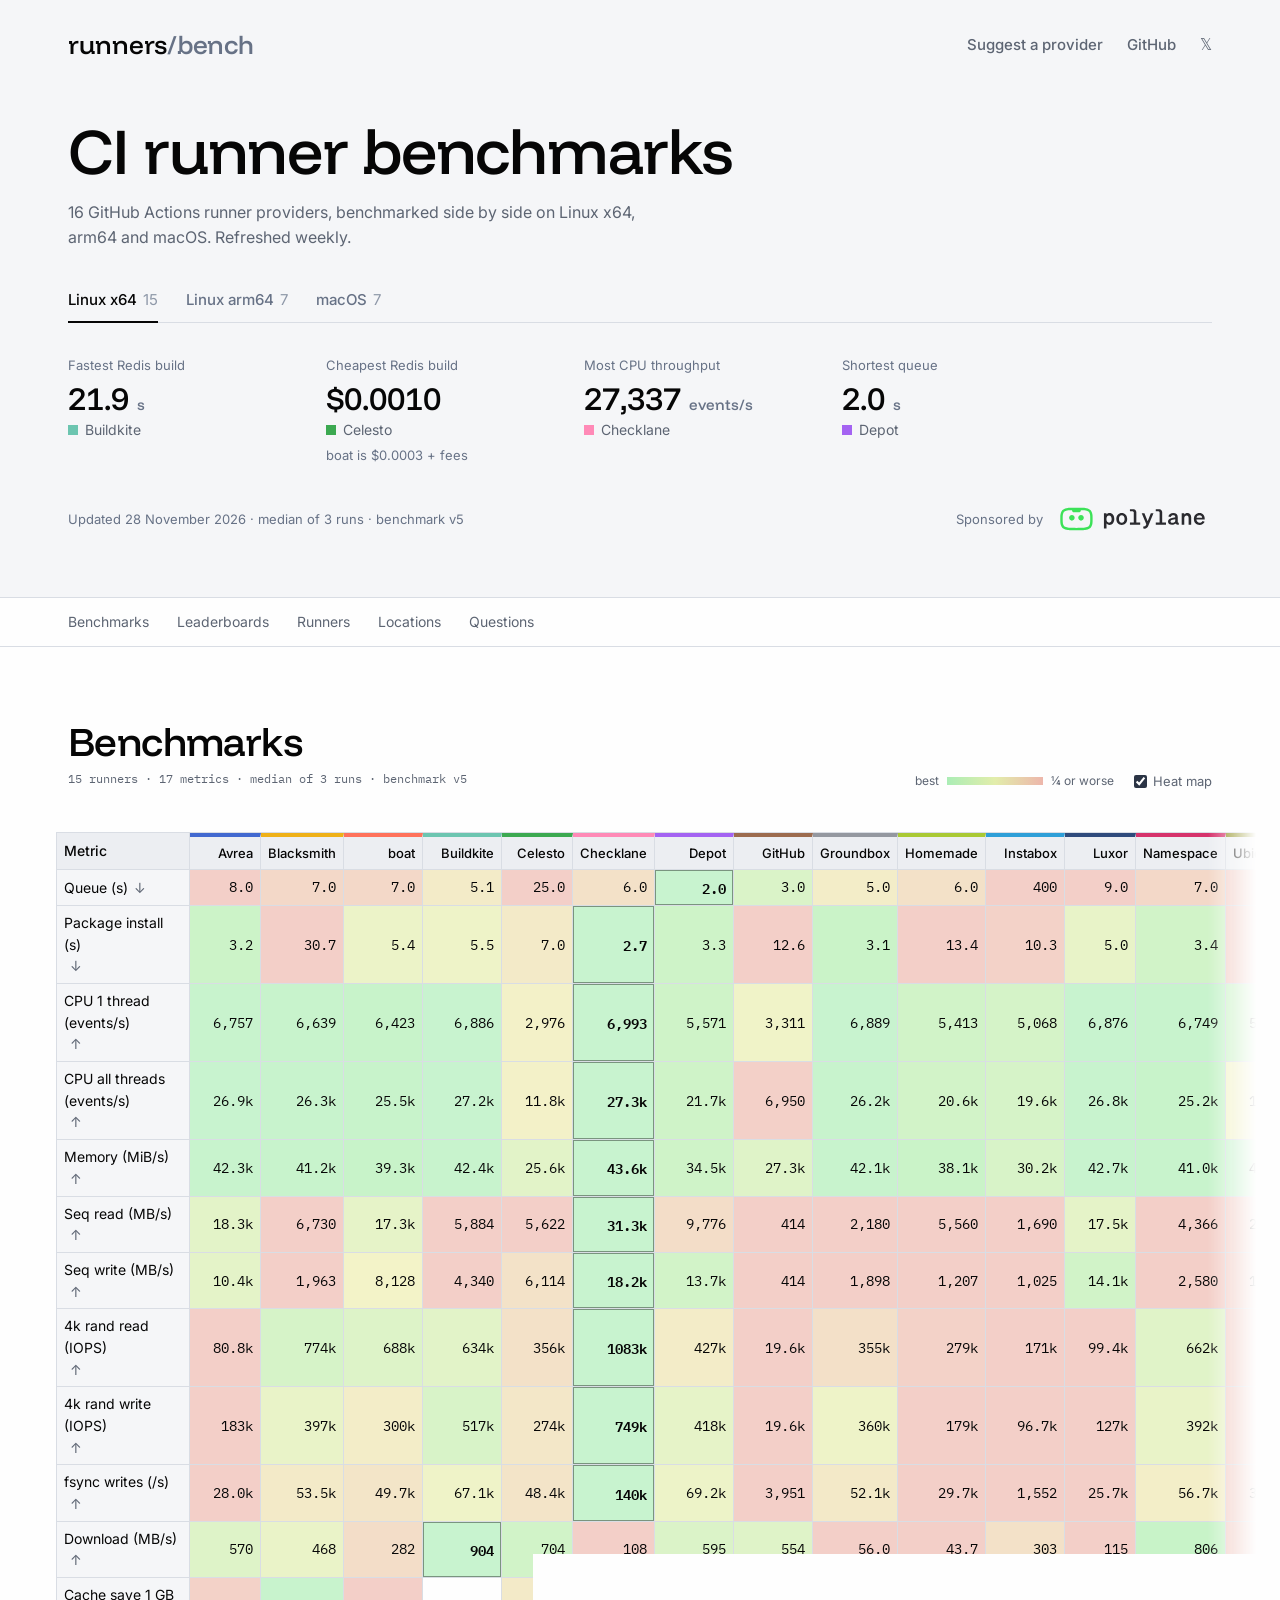
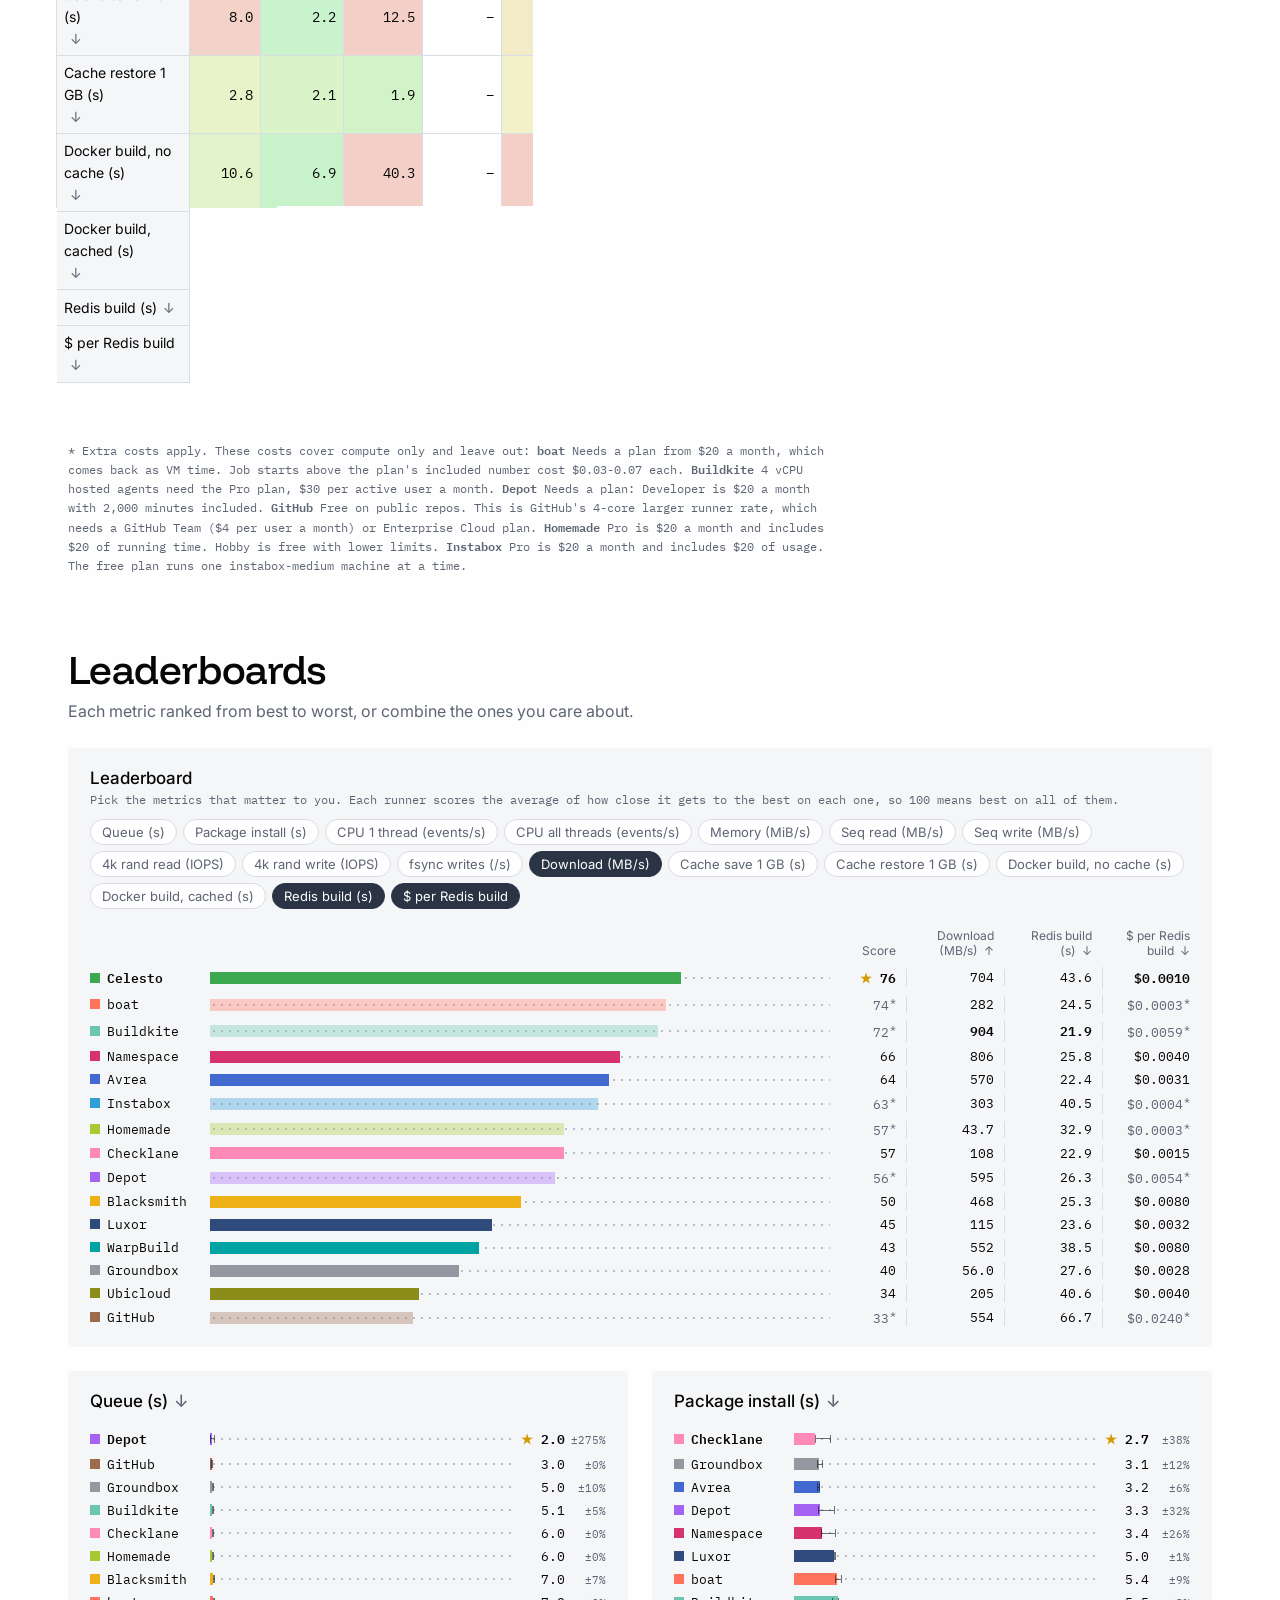
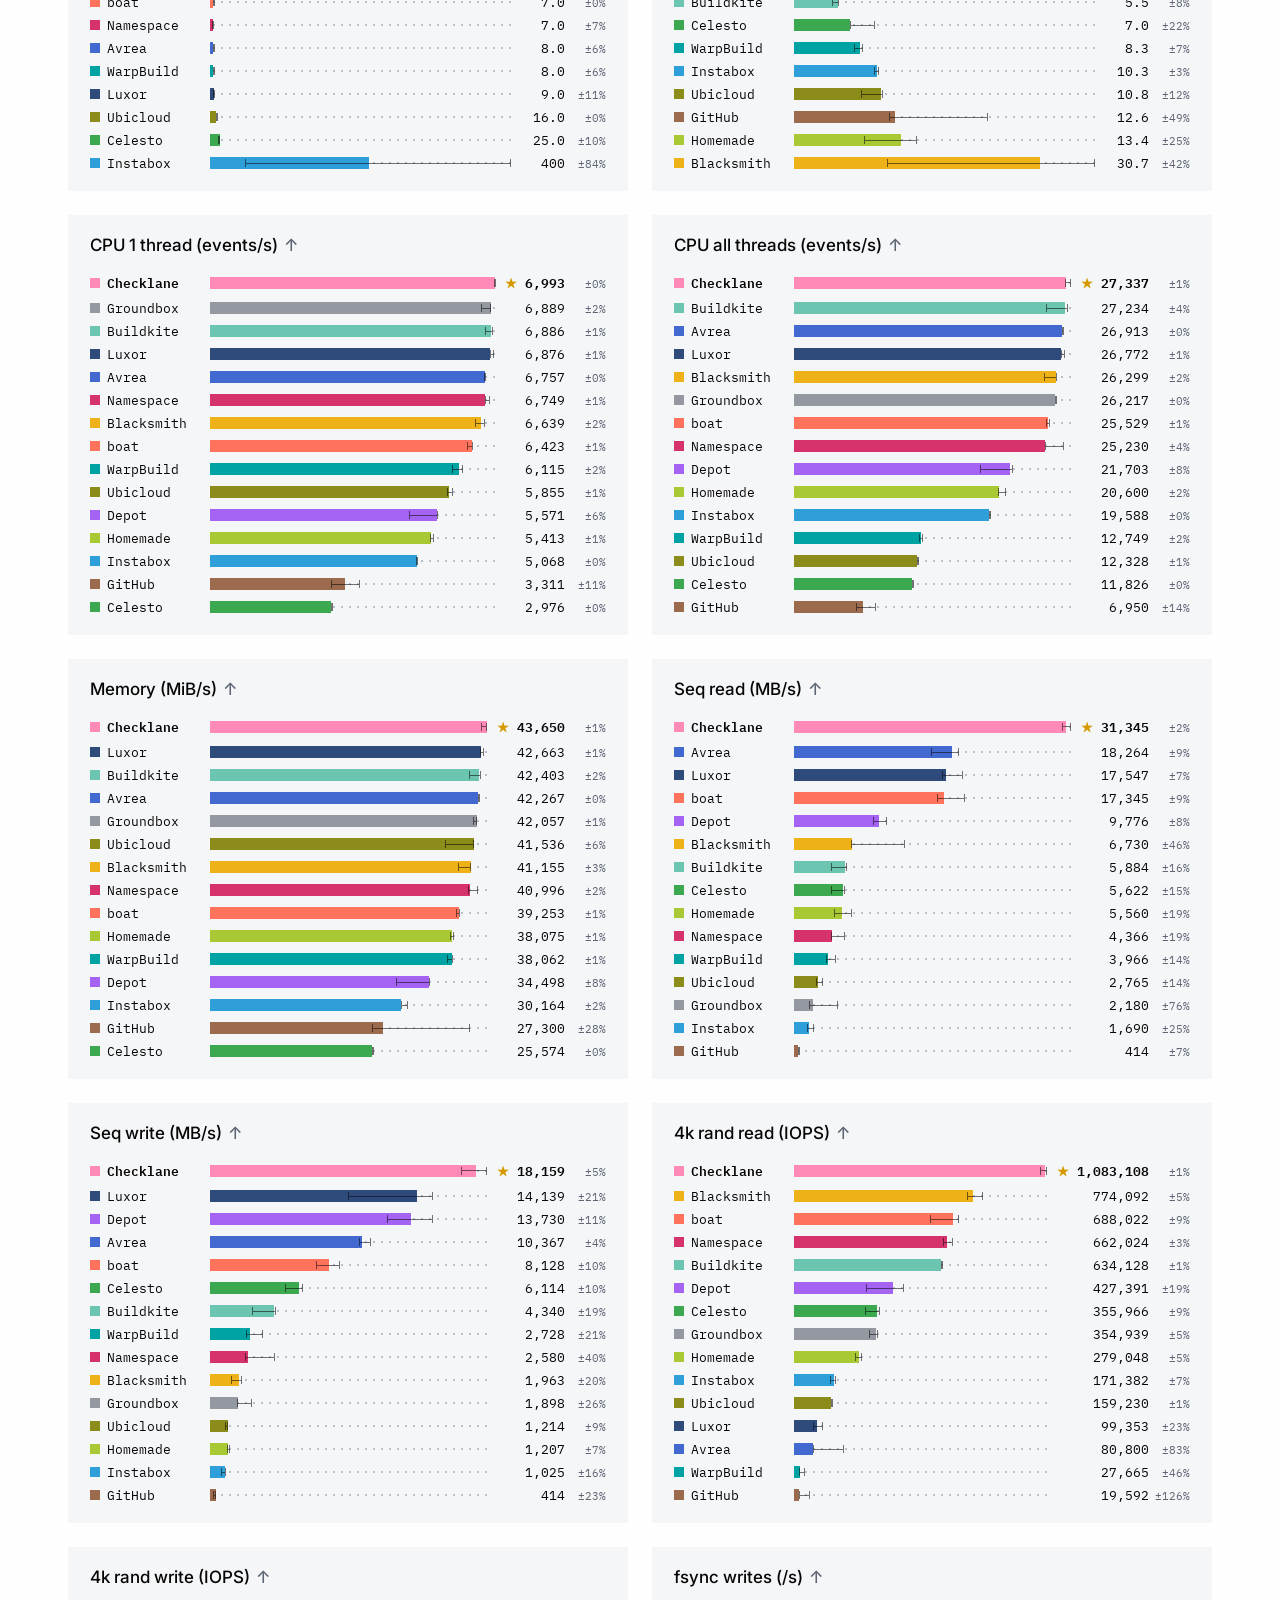
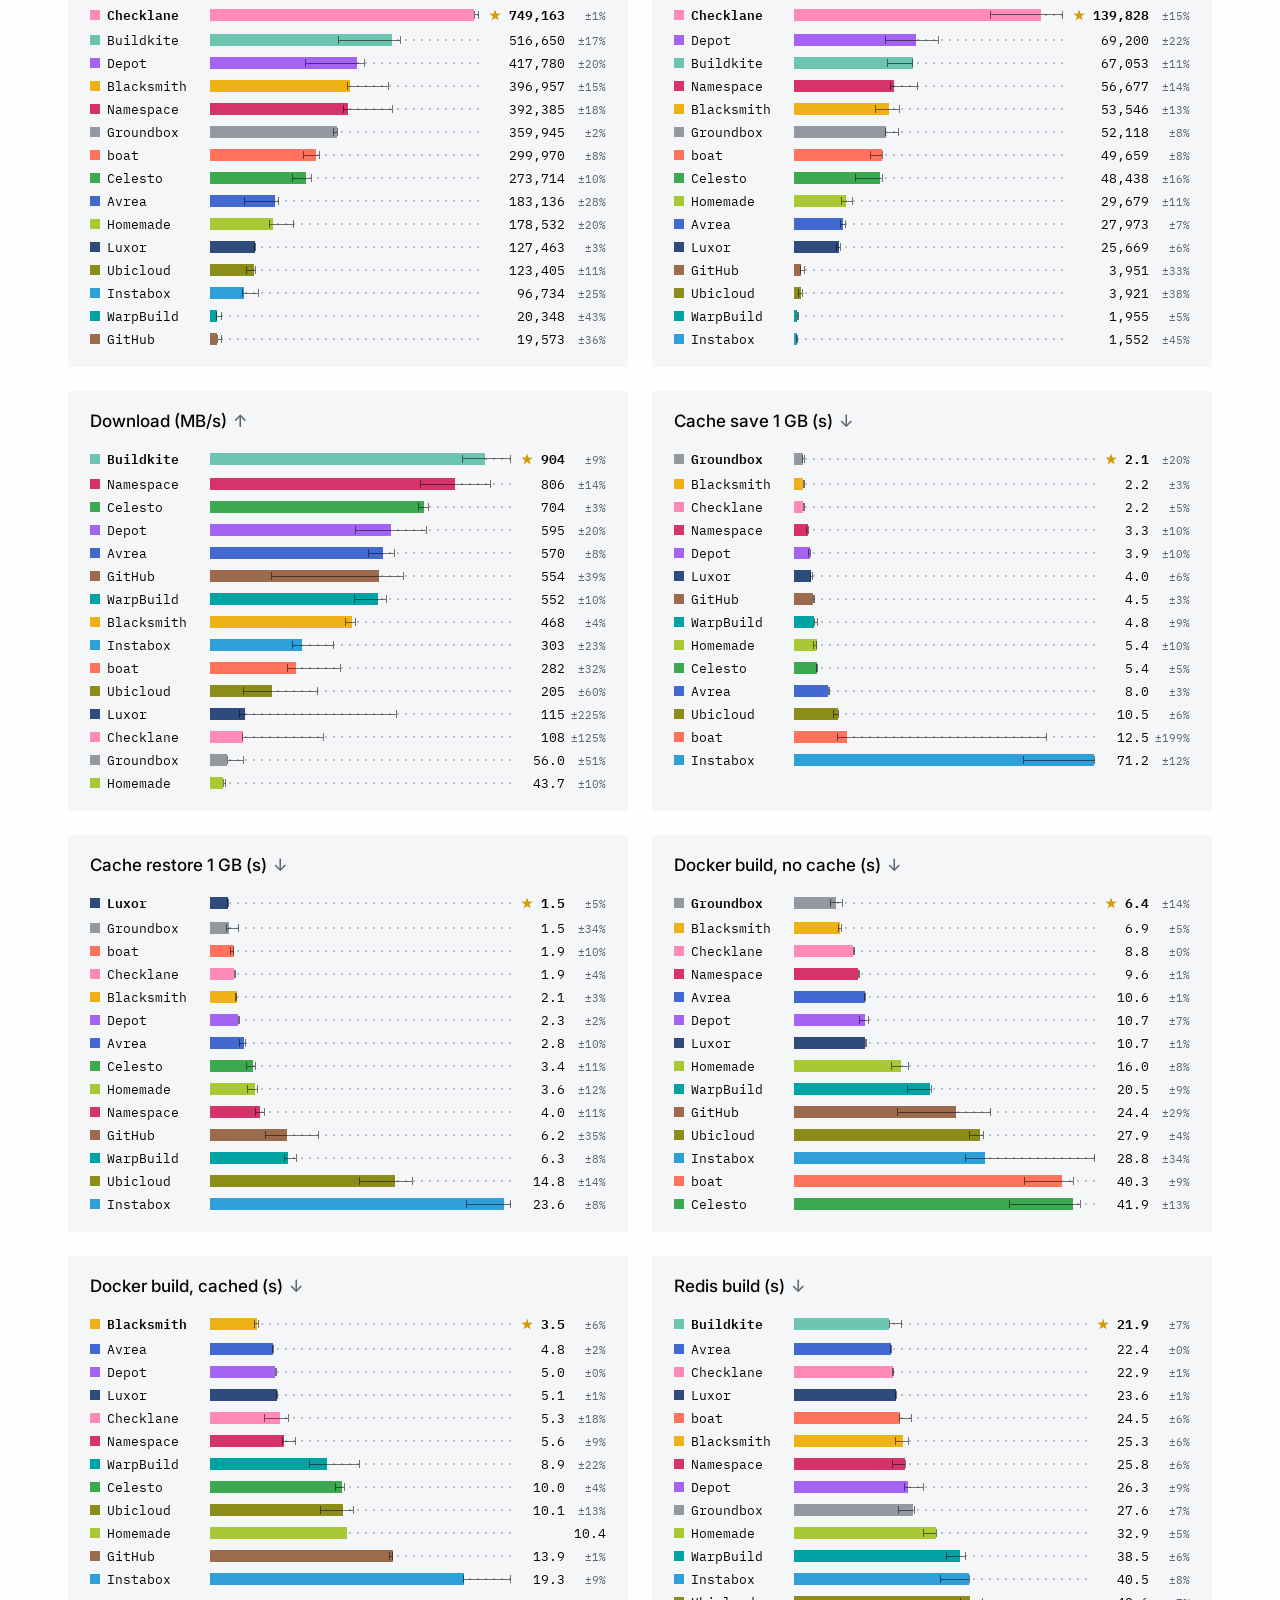
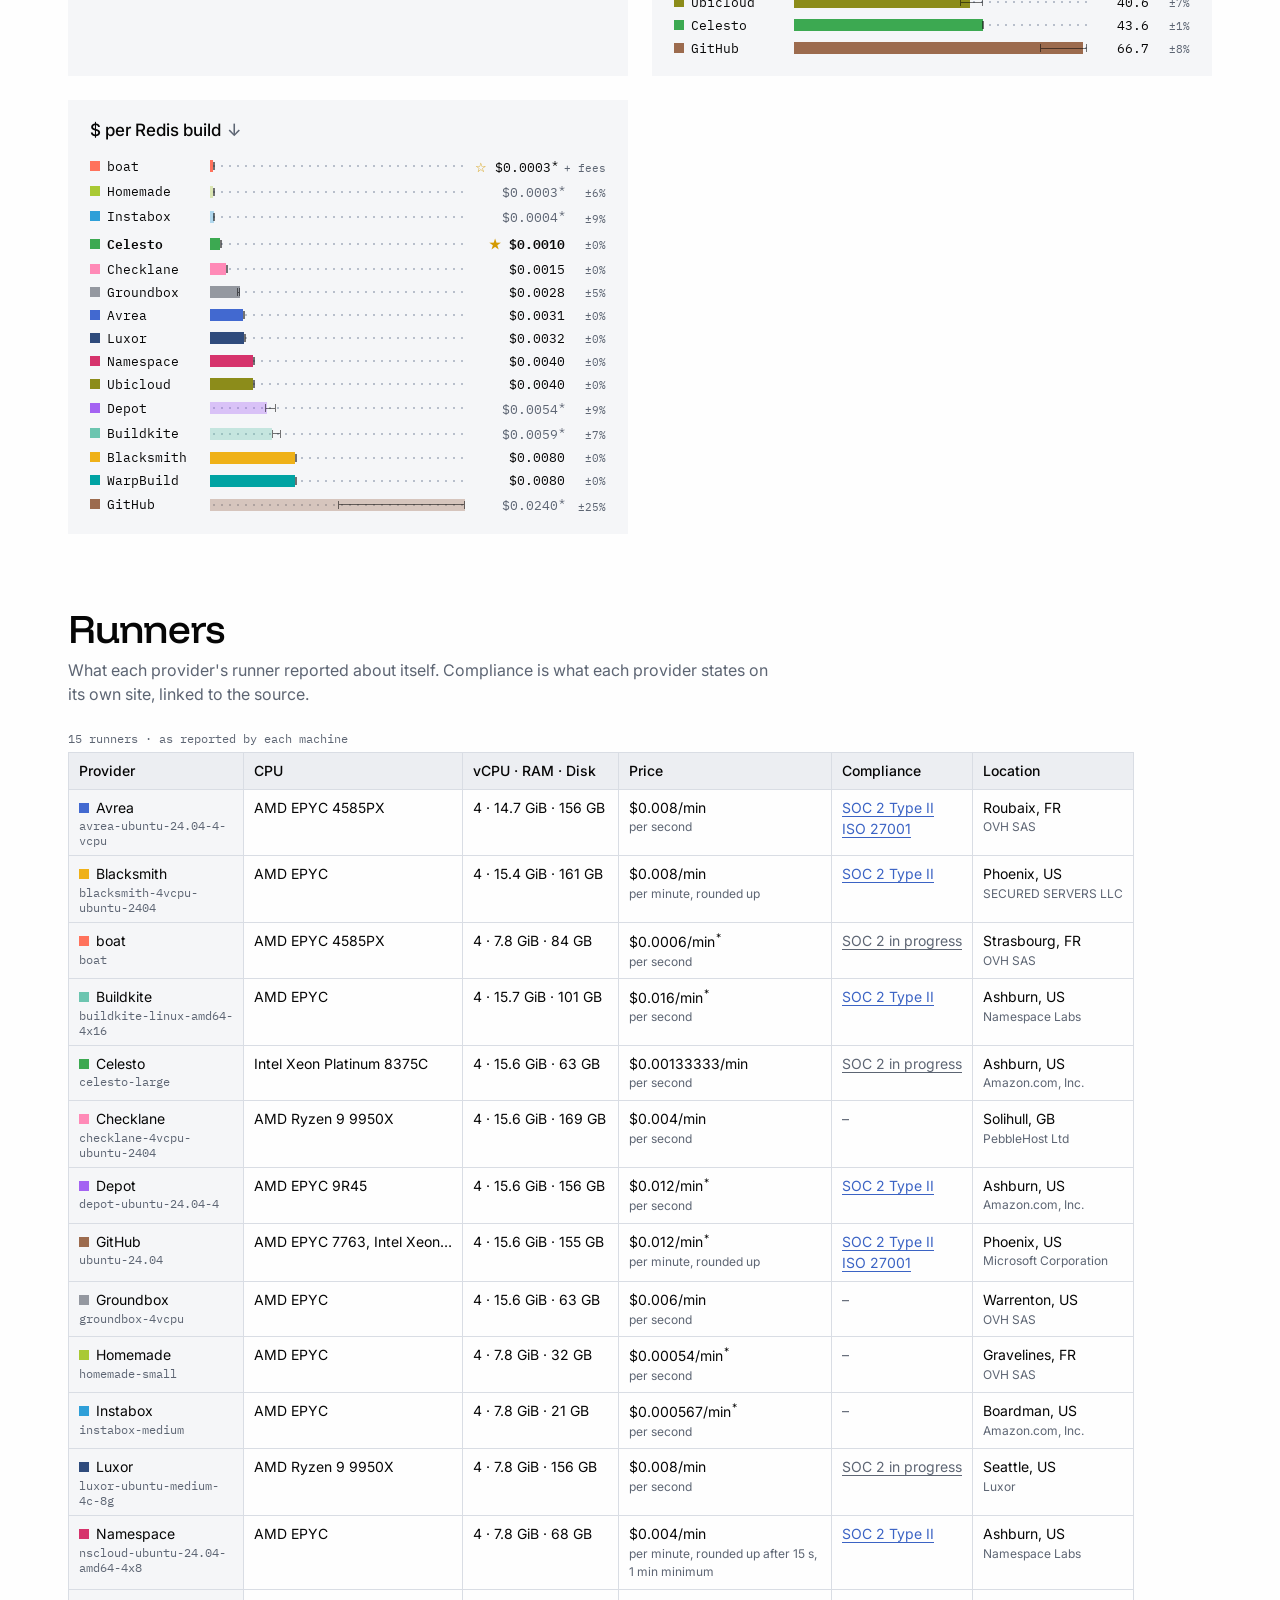
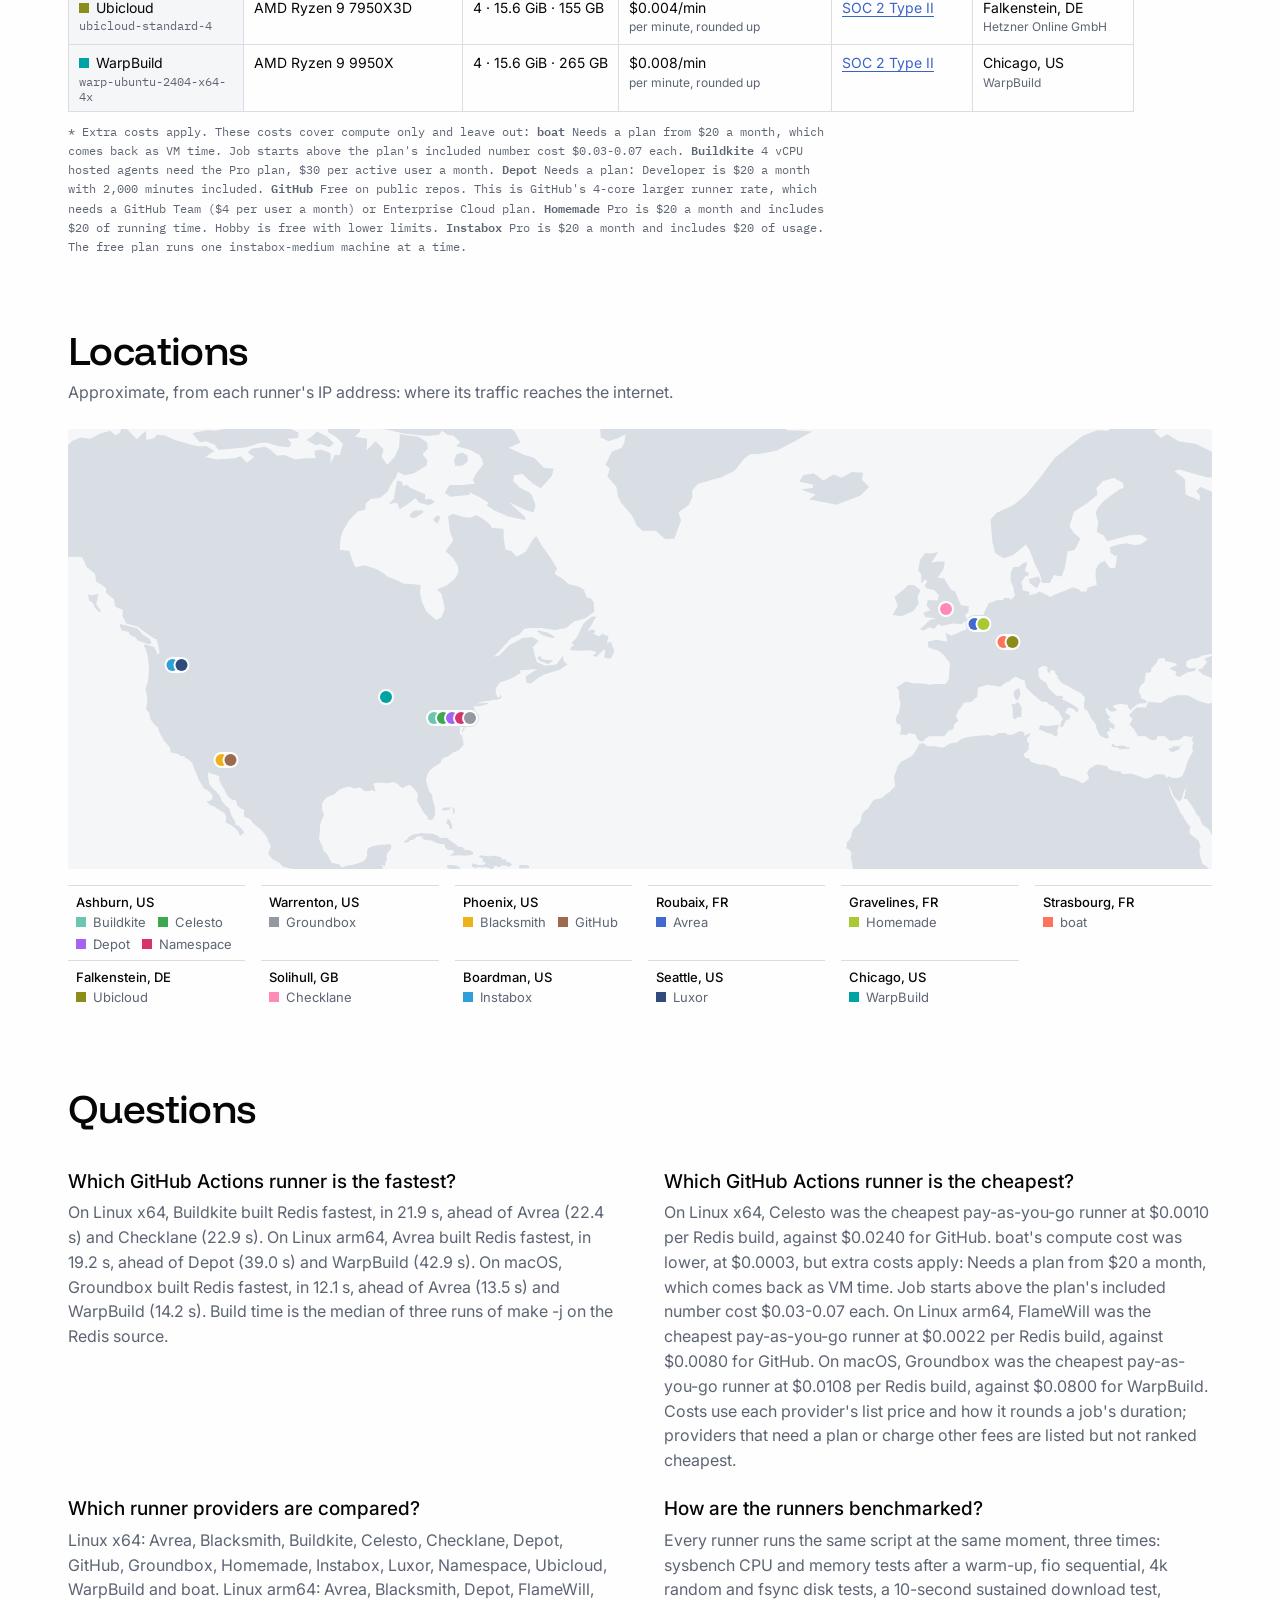
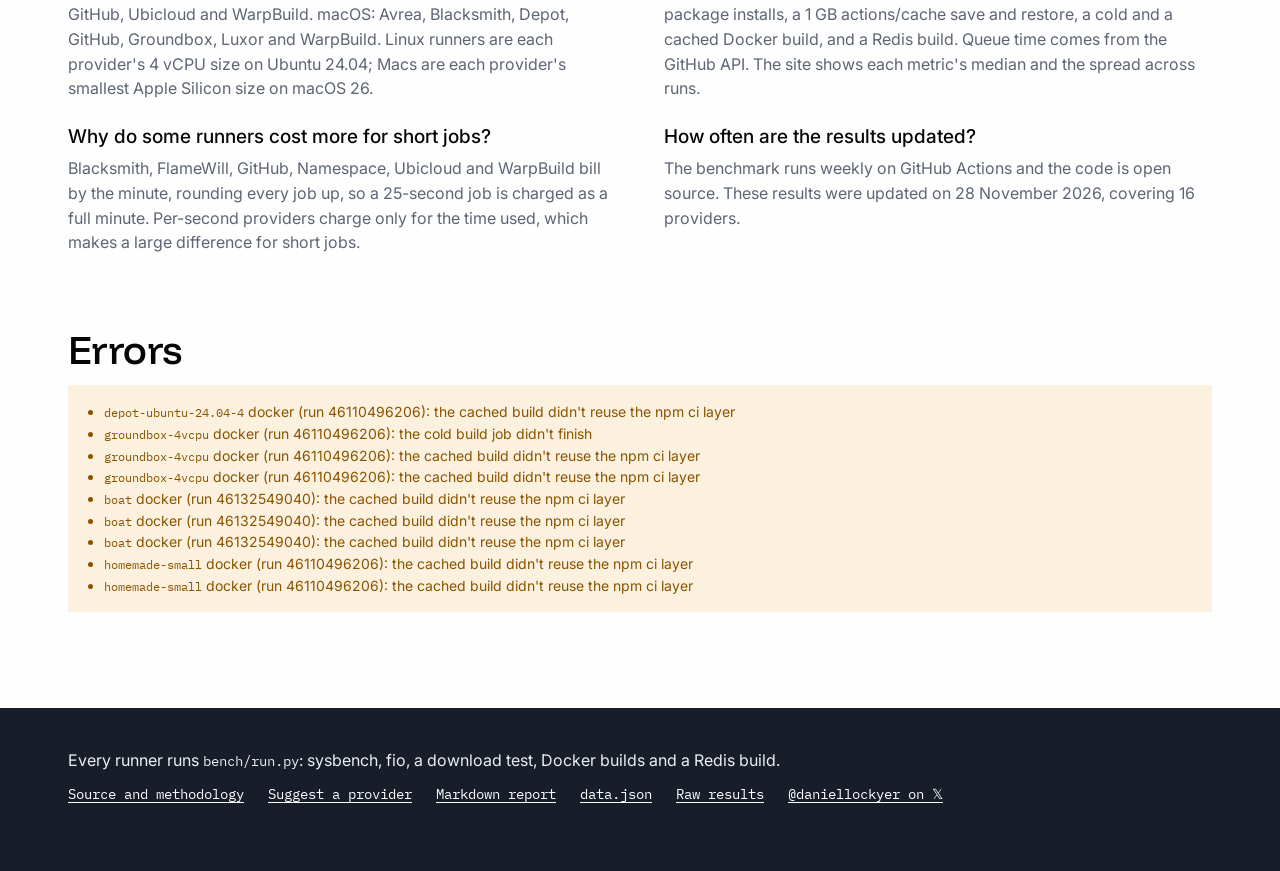
<file: index.html>
<!doctype html>
<html lang="en">
<head>
  <meta charset="utf-8">
  <meta name="viewport" content="width=device-width, initial-scale=1">
  <title>GitHub Actions runner benchmarks: speed and cost compared · runners/bench</title>
  <meta name="description" content="Independent benchmarks of GitHub Actions runner providers on 4 vCPU Linux x64 and arm64 runners and Apple Silicon Macs: CPU, memory, disk, network, queue time, a Redis build and what it costs.">
  <link rel="canonical" href="https://runnersbench.com/">
  <meta name="author" content="Daniel Lockyer">
  <meta name="robots" content="index, follow, max-image-preview:large">
  <meta name="theme-color" content="#2b3445">
  <link rel="icon" href="/favicon.svg" type="image/svg+xml">
  <link rel="apple-touch-icon" href="/apple-touch-icon.png">
  <link rel="alternate" type="application/json" href="/data.json" title="Benchmark summary">
  <meta property="og:type" content="website">
  <meta property="og:site_name" content="runners/bench">
  <meta property="og:locale" content="en_US">
  <meta property="og:url" content="https://runnersbench.com/">
  <meta property="og:title" content="GitHub Actions runner benchmarks: speed and cost compared">
  <meta property="og:description" content="GitHub Actions runner providers benchmarked side by side on Linux x64, arm64 and macOS: CPU, disk, network, a Redis build and its cost.">
  <meta property="og:image" content="https://runnersbench.com/og.png">
  <meta property="og:image:type" content="image/png">
  <meta property="og:image:width" content="1200">
  <meta property="og:image:height" content="630">
  <meta property="og:image:alt" content="runners/bench: CI runner benchmarks, GitHub Actions runner providers side by side">
  <meta name="twitter:card" content="summary_large_image">
  <meta name="twitter:site" content="@daniellockyer">
  <meta name="twitter:creator" content="@daniellockyer">
  <meta name="twitter:title" content="GitHub Actions runner benchmarks: speed and cost compared">
  <meta name="twitter:description" content="GitHub Actions runner providers benchmarked side by side on Linux x64, arm64 and macOS: CPU, disk, network, a Redis build and its cost.">
  <meta name="twitter:image" content="https://runnersbench.com/og.png">
  <meta name="twitter:image:alt" content="runners/bench: CI runner benchmarks, GitHub Actions runner providers side by side">
  <script type="application/ld+json">
{
 "@context": "https://schema.org",
 "@graph": [
  {
   "@type": "WebSite",
   "@id": "https://runnersbench.com/#website",
   "url": "https://runnersbench.com/",
   "name": "runners/bench",
   "description": "Benchmarks of GitHub Actions runner providers."
  },
  {
   "@type": "Dataset",
   "@id": "https://runnersbench.com/#dataset",
   "url": "https://runnersbench.com/",
   "name": "GitHub Actions runner benchmarks",
   "description": "CPU, memory, disk, network, queue time, Redis build time and cost for GitHub Actions runners from Avrea, Blacksmith, Buildkite, Celesto, Checklane, Depot, FlameWill, GitHub, Groundbox, Homemade, Instabox, Luxor, Namespace, Ubicloud, WarpBuild and boat, on 4 vCPU Linux x64 and arm64 runners and Apple Silicon Macs.",
   "creator": {
    "@type": "Person",
    "name": "Daniel Lockyer",
    "url": "https://x.com/daniellockyer"
   },
   "dateModified": "2026-11-28T09:57:46.790614+00:00",
   "isAccessibleForFree": true,
   "sameAs": "https://github.com/lockyer-labs/runnersbench",
   "keywords": [
    "GitHub Actions",
    "CI runners",
    "benchmarks",
    "Avrea",
    "Blacksmith",
    "Buildkite",
    "Celesto",
    "Checklane",
    "Depot",
    "FlameWill",
    "GitHub",
    "Groundbox",
    "Homemade",
    "Instabox",
    "Luxor",
    "Namespace",
    "Ubicloud",
    "WarpBuild",
    "boat"
   ],
   "variableMeasured": [
    "Queue (s)",
    "Package install (s)",
    "CPU 1 thread (events/s)",
    "CPU all threads (events/s)",
    "Memory (MiB/s)",
    "Seq read (MB/s)",
    "Seq write (MB/s)",
    "4k rand read (IOPS)",
    "4k rand write (IOPS)",
    "fsync writes (/s)",
    "Download (MB/s)",
    "Cache save 1 GB (s)",
    "Cache restore 1 GB (s)",
    "Docker build, no cache (s)",
    "Docker build, cached (s)",
    "Redis build (s)",
    "$ per Redis build"
   ],
   "distribution": [
    {
     "@type": "DataDownload",
     "encodingFormat": "application/json",
     "contentUrl": "https://runnersbench.com/data.json"
    },
    {
     "@type": "DataDownload",
     "encodingFormat": "application/json",
     "contentUrl": "https://runnersbench.com/results.json"
    },
    {
     "@type": "DataDownload",
     "encodingFormat": "text/markdown",
     "contentUrl": "https://runnersbench.com/report.md"
    }
   ]
  },
  {
   "@type": "FAQPage",
   "@id": "https://runnersbench.com/#questions",
   "mainEntity": [
    {
     "@type": "Question",
     "name": "Which GitHub Actions runner is the fastest?",
     "acceptedAnswer": {
      "@type": "Answer",
      "text": "On Linux x64, Buildkite built Redis fastest, in 21.9 s, ahead of Avrea (22.4 s) and Checklane (22.9 s). On Linux arm64, Avrea built Redis fastest, in 19.2 s, ahead of Depot (39.0 s) and WarpBuild (42.9 s). On macOS, Groundbox built Redis fastest, in 12.1 s, ahead of Avrea (13.5 s) and WarpBuild (14.2 s). Build time is the median of three runs of make -j on the Redis source."
     }
    },
    {
     "@type": "Question",
     "name": "Which GitHub Actions runner is the cheapest?",
     "acceptedAnswer": {
      "@type": "Answer",
      "text": "On Linux x64, Celesto was the cheapest pay-as-you-go runner at $0.0010 per Redis build, against $0.0240 for GitHub. boat's compute cost was lower, at $0.0003, but extra costs apply: Needs a plan from $20 a month, which comes back as VM time. Job starts above the plan's included number cost $0.03-0.07 each. On Linux arm64, FlameWill was the cheapest pay-as-you-go runner at $0.0022 per Redis build, against $0.0080 for GitHub. On macOS, Groundbox was the cheapest pay-as-you-go runner at $0.0108 per Redis build, against $0.0800 for WarpBuild. Costs use each provider's list price and how it rounds a job's duration; providers that need a plan or charge other fees are listed but not ranked cheapest."
     }
    },
    {
     "@type": "Question",
     "name": "Which runner providers are compared?",
     "acceptedAnswer": {
      "@type": "Answer",
      "text": "Linux x64: Avrea, Blacksmith, Buildkite, Celesto, Checklane, Depot, GitHub, Groundbox, Homemade, Instabox, Luxor, Namespace, Ubicloud, WarpBuild and boat. Linux arm64: Avrea, Blacksmith, Depot, FlameWill, GitHub, Ubicloud and WarpBuild. macOS: Avrea, Blacksmith, Depot, GitHub, Groundbox, Luxor and WarpBuild. Linux runners are each provider's 4 vCPU size on Ubuntu 24.04; Macs are each provider's smallest Apple Silicon size on macOS 26."
     }
    },
    {
     "@type": "Question",
     "name": "How are the runners benchmarked?",
     "acceptedAnswer": {
      "@type": "Answer",
      "text": "Every runner runs the same script at the same moment, three times: sysbench CPU and memory tests after a warm-up, fio sequential, 4k random and fsync disk tests, a 10-second sustained download test, package installs, a 1 GB actions/cache save and restore, a cold and a cached Docker build, and a Redis build. Queue time comes from the GitHub API. The site shows each metric's median and the spread across runs."
     }
    },
    {
     "@type": "Question",
     "name": "Why do some runners cost more for short jobs?",
     "acceptedAnswer": {
      "@type": "Answer",
      "text": "Blacksmith, FlameWill, GitHub, Namespace, Ubicloud and WarpBuild bill by the minute, rounding every job up, so a 25-second job is charged as a full minute. Per-second providers charge only for the time used, which makes a large difference for short jobs."
     }
    },
    {
     "@type": "Question",
     "name": "How often are the results updated?",
     "acceptedAnswer": {
      "@type": "Answer",
      "text": "The benchmark runs weekly on GitHub Actions and the code is open source. These results were updated on 28 November 2026, covering 16 providers."
     }
    }
   ]
  }
 ]
}
</script>
  <link rel="preconnect" href="https://fonts.googleapis.com">
  <link rel="preconnect" href="https://fonts.gstatic.com" crossorigin>
  <link rel="stylesheet" href="https://fonts.googleapis.com/css2?family=Funnel+Display:wght@500&family=IBM+Plex+Mono:wght@400;500&family=Inter:wght@400;500;600&display=swap">
  <link rel="stylesheet" href="style.css?v=46132549040">
  <script src="app.js?v=46132549040" defer></script>
</head>
<body>
  <header class="hero">
    <div class="wrap">
      <nav>
        <span class="brand">runners<span>/bench</span></span>
        <span class="links-top">
          <a class="wide-only" href="https://github.com/lockyer-labs/runnersbench/issues/new?template=provider.yml">Suggest a provider</a>
          <a href="https://github.com/lockyer-labs/runnersbench">GitHub</a>
          <a href="https://x.com/daniellockyer">𝕏</a>
        </span>
      </nav>
      <h1>CI runner benchmarks</h1>
      <p class="lede" id="lede">16 GitHub Actions runner providers, benchmarked side by side on Linux x64, arm64 and macOS. Refreshed weekly.</p>
      <div id="tabs" class="tabs" role="tablist"></div>
      <div id="stats" class="stats"></div>
      <div class="hero-foot">
        <p id="meta" class="meta"></p>
        <a class="sponsor" href="https://go.polylane.com/runnersbench">Sponsored by <picture><source media="(prefers-color-scheme: dark)" srcset="polylane.svg"><img src="polylane-green.svg" alt="Polylane" width="160" height="44"></picture></a>
      </div>
    </div>
  </header>
  <nav class="section-nav" aria-label="Sections">
    <div class="wrap">
      <a href="#s-benchmarks">Benchmarks</a>
      <a href="#s-leaderboards">Leaderboards</a>
      <a href="#s-runners">Runners</a>
      <a href="#s-locations">Locations</a>
      <a href="#questions">Questions</a>
    </div>
  </nav>
  <main class="wrap">
    <section id="s-benchmarks">
      <h2>Benchmarks</h2>
      <div class="table-tools">
        <p class="caption" id="benchmarks-caption"></p>
        <span class="heat-controls">
          <span class="heat-legend" id="heat-legend" hidden><span>best</span><span class="heat-scale" aria-hidden="true"></span><span>¼ or worse</span></span>
          <label class="toggle"><input type="checkbox" id="heat-toggle"> Heat map</label>
        </span>
      </div>
      <div class="scroll bleed"><table id="benchmarks"></table></div>
      <p class="caption pricing-notes" hidden></p>
    </section>
    <section id="s-leaderboards">
      <h2>Leaderboards</h2>
      <p class="note">Each metric ranked from best to worst, or combine the ones you care about.</p>
      <div id="custom" class="board custom"></div>
      <div id="boards" class="grid"></div>
    </section>
    <section id="s-runners">
      <h2>Runners</h2>
      <p class="note">What each provider's runner reported about itself. Compliance is what each provider states on its own site, linked to the source.</p>
      <p class="caption" id="runners-caption"></p>
      <div class="scroll"><table id="runners"></table></div>
      <p class="caption pricing-notes" hidden></p>
    </section>
    <section id="s-locations">
      <h2>Locations</h2>
      <p class="note">Approximate, from each runner's IP address: where its traffic reaches the internet.</p>
      <div id="map" class="map"></div>
    </section>
    <section id="questions">
      <h2>Questions</h2>
      <div class="faq">
        <div><h3>Which GitHub Actions runner is the fastest?</h3><p>On Linux x64, Buildkite built Redis fastest, in 21.9 s, ahead of Avrea (22.4 s) and Checklane (22.9 s). On Linux arm64, Avrea built Redis fastest, in 19.2 s, ahead of Depot (39.0 s) and WarpBuild (42.9 s). On macOS, Groundbox built Redis fastest, in 12.1 s, ahead of Avrea (13.5 s) and WarpBuild (14.2 s). Build time is the median of three runs of make -j on the Redis source.</p></div>
        <div><h3>Which GitHub Actions runner is the cheapest?</h3><p>On Linux x64, Celesto was the cheapest pay-as-you-go runner at $0.0010 per Redis build, against $0.0240 for GitHub. boat&#x27;s compute cost was lower, at $0.0003, but extra costs apply: Needs a plan from $20 a month, which comes back as VM time. Job starts above the plan&#x27;s included number cost $0.03-0.07 each. On Linux arm64, FlameWill was the cheapest pay-as-you-go runner at $0.0022 per Redis build, against $0.0080 for GitHub. On macOS, Groundbox was the cheapest pay-as-you-go runner at $0.0108 per Redis build, against $0.0800 for WarpBuild. Costs use each provider&#x27;s list price and how it rounds a job&#x27;s duration; providers that need a plan or charge other fees are listed but not ranked cheapest.</p></div>
        <div><h3>Which runner providers are compared?</h3><p>Linux x64: Avrea, Blacksmith, Buildkite, Celesto, Checklane, Depot, GitHub, Groundbox, Homemade, Instabox, Luxor, Namespace, Ubicloud, WarpBuild and boat. Linux arm64: Avrea, Blacksmith, Depot, FlameWill, GitHub, Ubicloud and WarpBuild. macOS: Avrea, Blacksmith, Depot, GitHub, Groundbox, Luxor and WarpBuild. Linux runners are each provider&#x27;s 4 vCPU size on Ubuntu 24.04; Macs are each provider&#x27;s smallest Apple Silicon size on macOS 26.</p></div>
        <div><h3>How are the runners benchmarked?</h3><p>Every runner runs the same script at the same moment, three times: sysbench CPU and memory tests after a warm-up, fio sequential, 4k random and fsync disk tests, a 10-second sustained download test, package installs, a 1 GB actions/cache save and restore, a cold and a cached Docker build, and a Redis build. Queue time comes from the GitHub API. The site shows each metric&#x27;s median and the spread across runs.</p></div>
        <div><h3>Why do some runners cost more for short jobs?</h3><p>Blacksmith, FlameWill, GitHub, Namespace, Ubicloud and WarpBuild bill by the minute, rounding every job up, so a 25-second job is charged as a full minute. Per-second providers charge only for the time used, which makes a large difference for short jobs.</p></div>
        <div><h3>How often are the results updated?</h3><p>The benchmark runs weekly on GitHub Actions and the code is open source. These results were updated on 28 November 2026, covering 16 providers.</p></div>
      </div>
    </section>
    <section id="errors-section" hidden>
      <h2>Errors</h2>
      <ul id="errors"></ul>
    </section>
  </main>
  <footer>
    <div class="wrap">
      <p>Every runner runs <code>bench/run.py</code>: sysbench, fio, a download test, Docker builds and a Redis build.</p>
      <p class="links">
        <a href="https://github.com/lockyer-labs/runnersbench">Source and methodology</a>
        <a href="https://github.com/lockyer-labs/runnersbench/issues/new?template=provider.yml">Suggest a provider</a>
        <a href="report.md">Markdown report</a>
        <a href="data.json">data.json</a>
        <a href="results.json">Raw results</a>
        <a href="https://x.com/daniellockyer">@daniellockyer on 𝕏</a>
      </p>
    </div>
  </footer>
  <!-- 100% privacy-first analytics -->
  <script async src="https://scripts.simpleanalyticscdn.com/latest.js"></script>
</body>
</html>
</file>
<file: style.css>
:root {
  color-scheme: light dark;
  --p1: #f5f6f8;
  --p2: #eceef2;
  --p3: #d9dde4;
  --p4: #b8bfcb;
  --p5: #8e98a8;
  --p6: #677286;
  --p7: #2b3445;
  --p8: #222a38;
  --p9: #181e29;
  --p10: #0e121a;

  --bg: #fefefe;
  --fg: #060606;
  --muted: #5d6573;
  --line: var(--p3);
  --tint: var(--p1);
  --tint-strong: var(--p2);
  --accent: var(--p7);
  --on-accent: #fefefe;
  --track: var(--p2);
  --bar: var(--p4);
  --link: #3b63c4;
  --mark: #fffae6;
  --mark-line: #ecd48a;

  --hero-bg: var(--p1);
  --hero-fg: var(--fg);
  --hero-text: var(--muted);
  --hero-soft: var(--p6);
  --hero-faint: var(--p5);
  --hero-line: var(--p3);

  --display: "Funnel Display", system-ui, sans-serif;
  --body: Inter, system-ui, sans-serif;
  --mono: "IBM Plex Mono", ui-monospace, monospace;
}

@media (prefers-color-scheme: dark) {
  :root {
    --bg: #0d1016;
    --fg: #e8eaee;
    --muted: #9aa2b0;
    --line: #2a303b;
    --tint: #141821;
    --tint-strong: #1b202b;
    --accent: #4a5568;
    --track: #1f2430;
    --link: #8fb0ff;
    --mark: #2a2512;
    --mark-line: #6b5a1e;

    --hero-bg: var(--p7);
    --hero-fg: #fefefe;
    --hero-text: var(--p3);
    --hero-soft: var(--p4);
    --hero-faint: var(--p5);
    --hero-line: var(--p6);
  }
}

* { box-sizing: border-box; }

body {
  margin: 0;
  font: 16px/1.55 var(--body);
  color: var(--fg);
  background: var(--bg);
}

.wrap { max-width: 1240px; margin: 0 auto; padding: 0 48px; }
a { color: var(--link); text-underline-offset: 3px; }
code { font-family: var(--mono); font-size: 0.85em; }

/* Hero */

.section-nav { position: sticky; top: 0; z-index: 20; background: color-mix(in srgb, var(--bg) 92%, transparent); backdrop-filter: blur(8px); -webkit-backdrop-filter: blur(8px); border-bottom: 1px solid var(--line); }
.section-nav .wrap { position: relative; display: flex; gap: 28px; overflow-x: auto; scrollbar-width: none; }
.section-nav .wrap::-webkit-scrollbar { display: none; }
.section-nav a { flex: none; padding: 13px 0 11px; font-size: 14px; color: var(--muted); text-decoration: none; border-bottom: 2px solid transparent; }
.section-nav a:hover { color: var(--fg); }
.section-nav a.active { color: var(--fg); border-bottom-color: var(--fg); }
main section { scroll-margin-top: 64px; }
.hero { background: var(--hero-bg); color: var(--hero-fg); border-bottom: 1px solid var(--line); }
.hero nav { display: flex; justify-content: space-between; align-items: center; padding: 28px 0 56px; }
.brand { font: 500 26px var(--display); letter-spacing: -0.01em; }
.brand span { color: var(--hero-soft); }
.links-top { display: flex; gap: 24px; font: 500 15px var(--body); }
.links-top a { color: var(--hero-text); text-decoration: none; white-space: nowrap; }
.links-top a:hover { color: var(--hero-fg); }
h1 { font: 500 64px/1.05 var(--display); letter-spacing: -0.02em; margin: 0 0 16px; }
.lede { color: var(--hero-text); max-width: 60ch; margin: 0 0 40px; }
.tabs { display: flex; flex-wrap: wrap; gap: 28px; border-bottom: 1px solid var(--hero-line); margin: 0 0 32px; }
.tab {
  font: 500 15px var(--body);
  color: var(--hero-soft);
  background: none;
  border: 0;
  border-bottom: 2px solid transparent;
  margin-bottom: -1px;
  padding: 0 0 12px;
  cursor: pointer;
}
.tab:hover { color: var(--hero-fg); }
.tab[aria-selected="true"] { color: var(--hero-fg); border-bottom-color: var(--hero-fg); }
.tab .count { margin-left: 6px; color: var(--hero-faint); font-weight: 400; }
.hero-foot { display: flex; flex-wrap: wrap; justify-content: space-between; align-items: center; gap: 16px 32px; margin-top: 32px; padding-bottom: 56px; }
.meta { font-size: 13px; color: var(--hero-soft); margin: 0; }
.sponsor { display: inline-flex; align-items: center; gap: 10px; font-size: 13px; color: var(--hero-soft); text-decoration: none; }
.sponsor img { display: block; height: 44px; width: auto; opacity: 0.9; }
.sponsor:hover img { opacity: 1; }

.stats { display: grid; grid-template-columns: repeat(auto-fit, minmax(200px, 1fr)); gap: 32px; max-width: 1000px; }
.stat .label { font-size: 13px; color: var(--hero-soft); }
.stat .value { font: 500 32px/1.2 var(--display); margin-top: 4px; white-space: nowrap; }
.stat .unit { font-size: 15px; color: var(--hero-soft); margin-left: 4px; }
.stat .who { font-size: 14px; color: var(--hero-text); margin-top: 2px; }

/* Sections */

section { margin: 72px 0; }
h2 { font: 500 40px/1.1 var(--display); letter-spacing: -0.015em; margin: 0 0 8px; }
.note { color: var(--muted); margin: 0 0 24px; max-width: 70ch; }
.caption { font: 12px var(--mono); color: var(--muted); margin: 0 0 6px; }

/* Questions */

.faq { display: grid; grid-template-columns: repeat(auto-fill, minmax(min(460px, 100%), 1fr)); gap: 8px 48px; margin-top: 24px; }
.faq h3 { font: 500 19px/1.3 var(--body); margin: 16px 0 6px; }
.faq p { color: var(--muted); margin: 0; max-width: 62ch; }

/* Tables */

.scroll { overflow-x: auto; -webkit-overflow-scrolling: touch; }
.scroll.more { mask-image: linear-gradient(to left, transparent, #000 48px); }
#runners th, #runners td { padding: 7px 10px; }
#runners td { vertical-align: top; }
.caveat { cursor: help; margin-left: 1px; font-size: 0.75em; }
td.caveated, .row.caveated .val { color: var(--muted); }
.row.caveated .fill { opacity: 0.35; }
.pricing-notes { max-width: 110ch; margin-top: 10px; line-height: 1.6; white-space: normal; }
.pricing-notes strong { font-weight: 600; }
#runners .sub { display: block; font-size: 12px; color: var(--muted); white-space: normal; max-width: 24ch; }
#runners .provider .sub { font: 12px var(--mono); max-width: 22ch; }
@media (max-width: 1100px) {
  #runners, #runners tbody, #runners tr, #runners td { display: block; }
  #runners { border: 0; white-space: normal; }
  #runners thead { display: none; }
  #runners tbody { display: grid; grid-template-columns: repeat(auto-fill, minmax(290px, 1fr)); gap: 12px; }
  #runners tr { border: 1px solid var(--line); padding: 4px 0; }
  #runners td { position: static; display: grid; grid-template-columns: 9em 1fr; gap: 8px; border: 0; padding: 4px 12px; background: none; }
  #runners td::before { content: attr(data-label); color: var(--muted); font-size: 12px; }
  #runners td.provider { display: block; padding: 8px 12px; margin-bottom: 4px; background: var(--tint); border-bottom: 1px solid var(--line); }
  #runners td.provider::before { content: none; }
  #runners .sub, #runners .provider .sub { max-width: none; }
}
/* Lets a wide table use the window's width beyond the 1144px content column, up to 1600px. */
.bleed { margin-inline: calc(-1 * clamp(24px, (100vw - 1192px) / 2, 228px)); }
.bleed table { margin-inline: auto; }
.bleed { padding-block: 40px 48px; }
@media (min-width: 1100px) { .bleed { padding-inline: 32px; } }
#benchmarks th, #benchmarks td { padding: 6px 7px; }
#benchmarks th.provider { border-top: 4px solid; font-size: 13px; text-align: right; }
#benchmarks td:first-child { white-space: normal; min-width: 9.5em; max-width: 14em; }
#benchmarks.spotlight :is(td, th):not(.hl, .lit, .corner) { opacity: 0.5; }
#benchmarks td.hl { box-shadow: inset 0 0 0 1px var(--mark-line); }
#benchmarks td.hl:not(.best) { background: var(--mark); }
#benchmarks.shift-held { user-select: none; -webkit-user-select: none; cursor: cell; }
table { border-collapse: separate; border-spacing: 0; font-size: 14px; white-space: nowrap; border: 1px solid var(--line); border-width: 1px 0 0 1px; }
th, td { border: 1px solid var(--line); border-width: 0 1px 1px 0; padding: 7px 12px; text-align: left; }
th { background: var(--tint-strong); font-weight: 500; }
th:first-child, td:first-child { position: sticky; left: 0; z-index: 1; background: var(--tint); }
thead th:first-child { background: var(--tint-strong); }
td.num { text-align: right; font: 14px var(--mono); font-variant-numeric: tabular-nums; }
td.best { background: var(--accent); color: var(--on-accent); font-weight: 500; }
tbody tr:hover td:not(.best) { background: var(--tint); }
.hint { color: var(--muted); margin-left: 6px; cursor: help; }
#benchmarks .sort { all: unset; cursor: pointer; }
#benchmarks .sort:hover { text-decoration: underline; text-underline-offset: 3px; }
#benchmarks .sort:focus-visible { outline: 2px solid var(--accent); outline-offset: 2px; }
#benchmarks td.sorted .sort { font-weight: 600; }
.sort-order { display: block; font-size: 11px; color: var(--muted); }
.sort-order:empty { display: none; }

/* Leaderboards */

.grid {
  display: grid;
  grid-template-columns: repeat(auto-fill, minmax(min(380px, 100%), 1fr));
  gap: 24px;
}
.board { display: grid; grid-template-columns: 110px 1fr auto; column-gap: 10px; align-content: start; background: var(--tint); padding: 20px 22px 16px; min-width: 0; }
.board h3 { grid-column: 1 / -1; font: 500 17px var(--body); margin: 0 0 14px; }
.board.custom { --name-col: 110px; grid-template-columns: var(--name-col) minmax(80px, 1fr) auto repeat(var(--picked, 0), auto); margin-bottom: 24px; }
.custom .row.head { align-items: end; padding-bottom: 6px; color: var(--muted); font: 12px var(--body); }
.custom .head .raw { max-width: 11ch; white-space: normal; }
.custom .raw { padding-left: 14px; text-align: right; white-space: nowrap; font-variant-numeric: tabular-nums; }
.custom .raw.top { font-weight: 600; }
.custom .raw.caveated { color: var(--muted); }
.custom .row:not(.head) .raw { border-left: 1px solid var(--line); }
.custom h3 { margin-bottom: 4px; }
.custom > .caption { grid-column: 1 / -1; margin: 0 0 12px; }
.custom > .unranked { margin: 10px 0 0; }
.picks { grid-column: 1 / -1; display: flex; flex-wrap: wrap; gap: 6px; margin-bottom: 16px; }
.pick { font: 13px var(--body); padding: 4px 11px; border: 1px solid var(--line); border-radius: 999px; background: var(--bg); color: var(--muted); cursor: pointer; }
.pick:hover { color: var(--fg); border-color: var(--p5); }
.pick[aria-pressed="true"] { background: var(--accent); border-color: var(--accent); color: var(--on-accent); }
.pick:focus-visible { outline: 2px solid var(--accent); outline-offset: 2px; }
.row { display: grid; grid-column: 1 / -1; grid-template-columns: subgrid; align-items: center; font: 13px var(--mono); padding: 3px 0; }
.row .name { overflow: hidden; text-overflow: ellipsis; white-space: nowrap; }
.track {
  height: 12px;
  background: radial-gradient(circle, var(--p4) 1px, transparent 1.5px) 0 50% / 8px 8px repeat-x;
}
.track { position: relative; }
.fill { height: 100%; min-width: 2px; }
.range {
  position: absolute;
  top: 50%;
  height: 8px;
  min-width: 1px;
  transform: translateY(-50%);
  color: var(--fg);
  border: solid currentColor;
  border-width: 0 1px;
  background: linear-gradient(currentColor, currentColor) 0 50% / 100% 1px no-repeat;
  opacity: 0.55;
}
.row .spread { display: inline-block; min-width: 5ch; margin-left: 6px; color: var(--muted); font-size: 11px; font-weight: 400; text-align: right; }
.row.best .name, .row.best .val { font-weight: 600; }
.row.best .val::before { content: "★ "; color: #d49a00; }
.row.lowest-fees .val::before { content: "☆ "; color: #d49a00; }
td.lowest-fees { outline: 1.5px dashed var(--accent); outline-offset: -4px; }

.table-tools { display: flex; flex-wrap: wrap; justify-content: space-between; align-items: center; gap: 8px 24px; }
.heat-controls { display: inline-flex; align-items: center; gap: 20px; font-size: 13px; color: var(--muted); }
.toggle { display: inline-flex; align-items: center; gap: 6px; cursor: pointer; }
.toggle input { margin: 0; accent-color: var(--accent); }
.heat-legend { display: inline-flex; align-items: center; gap: 8px; font-size: 12px; }
.heat-legend[hidden] { display: none; }
.heat-scale { width: 96px; height: 8px; background: linear-gradient(to left, hsl(10 65% 80%), hsl(70 65% 80%), hsl(130 65% 80%)); }
#benchmarks.heat td[style*="--heat"] { background: hsl(var(--heat) 65% 87%); color: var(--fg); }
#benchmarks.heat td.best { font-weight: 600; box-shadow: inset 0 0 0 1px color-mix(in srgb, var(--fg) 40%, transparent); }
@media (prefers-color-scheme: dark) {
  #benchmarks.heat td[style*="--heat"] { background: hsl(var(--heat) 28% 19%); }
  .heat-scale { background: linear-gradient(to left, hsl(10 28% 30%), hsl(70 28% 30%), hsl(130 28% 30%)); }
}
.nowrap { white-space: nowrap; }
td.muted, td.muted a { color: var(--muted); }
.stat .who.fees { margin-top: 4px; font-size: 13px; color: var(--hero-soft); cursor: help; }

.swatch {
  display: inline-block;
  width: 10px;
  height: 10px;
  margin-right: 7px;
  vertical-align: 0;
}
.row .val { text-align: right; min-width: 7ch; font-variant-numeric: tabular-nums; }

/* Errors */

#errors { background: #fbf1de; color: #8a5300; padding: 16px 16px 16px 36px; font-size: 14px; }

/* Footer */

footer { background: var(--p9); color: var(--p2); padding: 40px 0 56px; margin-top: 96px; }
footer p { margin: 0 0 12px; }
footer .links { display: flex; flex-wrap: wrap; gap: 8px 24px; font: 14px var(--mono); }
footer a { color: var(--on-accent); }

.map { display: grid; gap: 16px; }
.map-canvas { position: relative; background: var(--tint); }
.map-canvas svg { display: block; width: 100%; height: 100%; fill: var(--p3); }
.pin { position: absolute; display: flex; transform: translate(-50%, -50%); padding: 2px; background: var(--bg); border-radius: 999px; box-shadow: 0 0 0 1px var(--line); cursor: default; transition: opacity 0.15s; }
.pin .dot { width: 12px; height: 12px; border-radius: 50%; }
.pin .dot + .dot { margin-left: -3px; box-shadow: -1px 0 0 1px var(--bg); }
.pin.on { z-index: 1; box-shadow: 0 0 0 2px var(--fg); }
.map.focus .pin:not(.on) { opacity: 0.35; }
.map-list { display: grid; grid-template-columns: repeat(auto-fill, minmax(150px, 1fr)); gap: 0 16px; list-style: none; margin: 0; padding: 0; font-size: 13px; }
.map-list li { padding: 6px 8px; border-top: 1px solid var(--line); }
.map-list li.on { background: var(--tint); }
.map-list .where { display: block; font-weight: 500; }
.map-list .who { display: flex; flex-wrap: wrap; gap: 2px 12px; color: var(--muted); }
@media (prefers-color-scheme: dark) {
  .map-canvas svg { fill: var(--tint-strong); }
  .map-canvas { background: var(--bg); box-shadow: inset 0 0 0 1px var(--line); }
}

@media (max-width: 700px) {
  .section-nav .wrap { gap: 20px; }
  .section-nav a { font-size: 13px; padding: 11px 0 9px; }
  .pin .dot { width: 8px; height: 8px; }
  .wrap { padding: 0 18px; }
  .hero nav { padding-bottom: 32px; }
  h1 { font-size: clamp(26px, 8.4vw, 40px); margin-bottom: 28px; white-space: nowrap; }
  .stat .value { font-size: 24px; }
  .stats { grid-template-columns: 1fr 1fr; gap: 24px 16px; }
  .wide-only { display: none; }
  section { margin: 48px 0; }
  h2 { font-size: 30px; }
  table { font-size: 12px; }
  th, td { padding: 5px 7px; }
  td.num { font-size: 12px; }
  .bleed { margin-inline: 0; padding-block: 16px 24px; }
  #benchmarks th, #benchmarks td { padding: 5px 7px; }
  #benchmarks th, #benchmarks td:first-child { white-space: normal; }
  #benchmarks thead th { white-space: nowrap; }
  #benchmarks td:first-child { min-width: 9em; }
  .board { grid-template-columns: 96px 1fr auto; }
  .board.custom { grid-template-columns: repeat(var(--picked, 1), minmax(0, 1fr)); column-gap: 8px; padding: 16px 14px 12px; }
  .custom .track, .custom .bar-head, .custom .head .name, .custom .head .val { display: none; }
  .custom .row:not(.head) { row-gap: 2px; padding: 6px 0; border-top: 1px solid var(--line); }
  .custom .row:not(.head) .name { grid-column: 1 / -1; grid-row: 1; padding-right: 5ch; }
  .custom .row:not(.head) .val { grid-column: 1 / -1; grid-row: 1; justify-self: end; min-width: 0; }
  .custom .raw, .custom .row:not(.head) .raw { grid-row: 2; padding-left: 0; border-left: 0; font-size: 11px; overflow: hidden; text-overflow: ellipsis; }
  .custom .head .raw { grid-row: 1; max-width: none; font-size: 11px; overflow-wrap: anywhere; }
  .custom .raw .caveat { display: none; }
}
</file>
